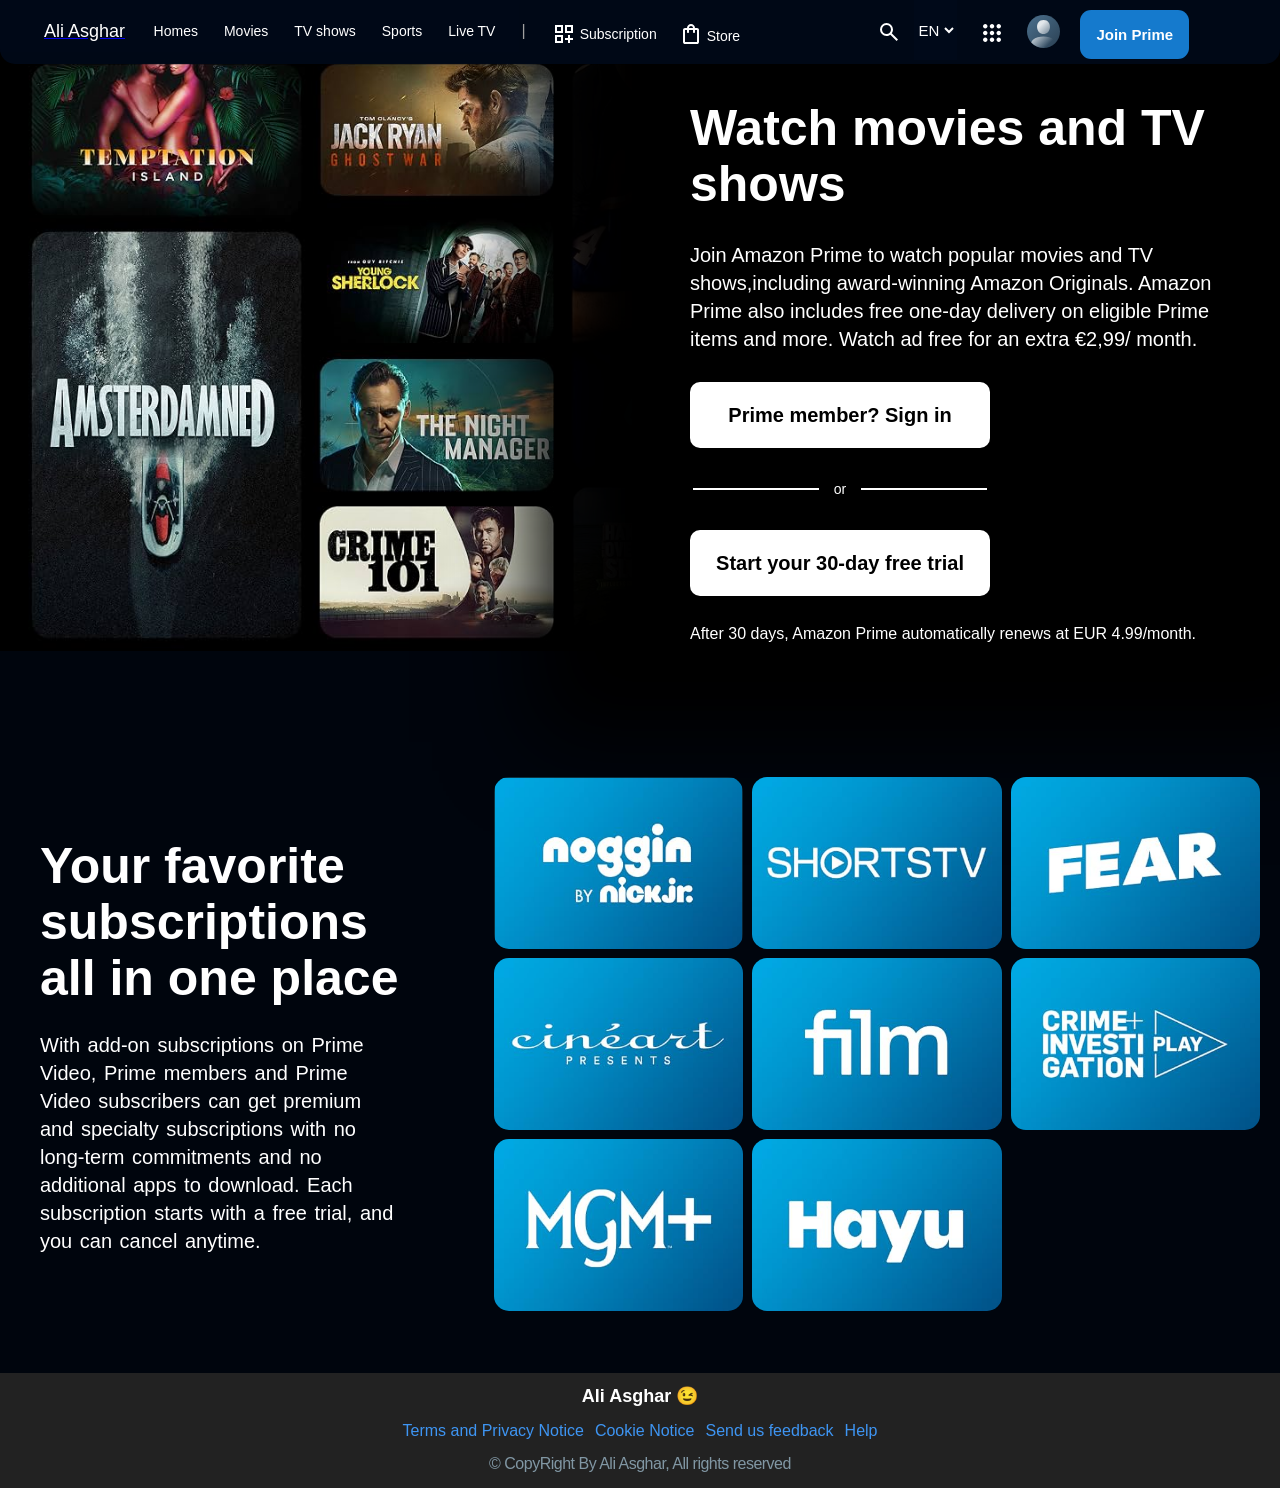
<file: index.html>
<!DOCTYPE html>
<html lang="en">

<head>
    <meta charset="UTF-8">
    <meta name="viewport" content="width=device-width, initial-scale=1.0">
    <title>Welcome to Prime Video</title>
    <link rel="stylesheet" href="prime.clone.css">
    <link rel="icon" href="prime.pfp.png" type="image/x-icon">
    <!-- <link rel="shortcut icon" href="prime.favicon.png" type="image/x-icon"> -->
</head>

<body>
    <header>
        <nav>
            <div class="nav-first">
                <a class="introname" href="#">
                    <p>Ali Asghar </p>
                </a>
                <input type="checkbox" id="openSidebarMenu">
                <label for="openSidebarMenu" class="sidebarIconToggle">
                    <div class="spinner top"></div>
                    <div class="spinner middle"></div>
                    <div class="spinner bottom"></div>
                </label>
                <ul class="nav-main">
                    <!-- <div class="menudiv"><svg class="menu" xmlns="http://www.w3.org/2000/svg" height="24px" viewBox="0 -960 960 960" width="24px" fill="#FFFFFF"><path d="M120-680v-80h720v80H120Zm0 480v-80h720v80H120Zm0-240v-80h720v80H120Z"/></svg></div> -->
                    <li class="nav-first-icons"><a href="#">Homes</a></li>
                    <li class="nav-first-icons"><a href="#">Movies</a></li>
                    <li class="nav-first-icons"><a href="#">TV shows</a></li>
                    <li class="nav-first-icons"><a href="#">Sports</a></li>
                    <li class="nav-first-icons"><a href="#">Live TV</a></li>
                    <li class="imp-line nav-first-icons">|</li>
                    <li class="nav-first-icons storee-remove"><svg xmlns="http://www.w3.org/2000/svg" height="24px"
                            viewBox="0 -960 960 960" width="24px" fill="#ffffff">
                            <path
                                d="M120-840h320v320H120v-320Zm80 80v160-160Zm320-80h320v320H520v-320Zm80 80v160-160ZM120-440h320v320H120v-320Zm80 80v160-160Zm440-80h80v120h120v80H720v120h-80v-120H520v-80h120v-120Zm-40-320v160h160v-160H600Zm-400 0v160h160v-160H200Zm0 400v160h160v-160H200Z" />
                        </svg><a href="#"><span class="store">Subscription</span></a></li>
                    <li class="nav-first-icons storee-remove"><svg xmlns="http://www.w3.org/2000/svg" height="24px"
                            viewBox="0 -960 960 960" width="24px" fill="#ffffff">
                            <path
                                d="M240-80q-33 0-56.5-23.5T160-160v-480q0-33 23.5-56.5T240-720h80q0-66 47-113t113-47q66 0 113 47t47 113h80q33 0 56.5 23.5T800-640v480q0 33-23.5 56.5T720-80H240Zm0-80h480v-480h-80v80q0 17-11.5 28.5T600-520q-17 0-28.5-11.5T560-560v-80H400v80q0 17-11.5 28.5T360-520q-17 0-28.5-11.5T320-560v-80h-80v480Zm160-560h160q0-33-23.5-56.5T480-800q-33 0-56.5 23.5T400-720ZM240-160v-480 480Z" />
                        </svg><a href="#"><span class="storee">Store</span></a></li>
                </ul>
            </div>
            <!-- <div class=""></div> -->
            <div class="nav-second">
                <svg class="svgsize search hoversvg" xmlns="http://www.w3.org/2000/svg" height="24px"
                    viewBox="0 -960 960 960" width="24px" fill="#FFFFFF">
                    <path
                        d="M784-120 532-372q-30 24-69 38t-83 14q-109 0-184.5-75.5T120-580q0-109 75.5-184.5T380-840q109 0 184.5 75.5T640-580q0 44-14 83t-38 69l252 252-56 56ZM380-400q75 0 127.5-52.5T560-580q0-75-52.5-127.5T380-760q-75 0-127.5 52.5T200-580q0 75 52.5 127.5T380-400Z" />
                </svg>
                <select class="svgsize select-nav hoversvg" name="EN" id="select-lang">
                    <option value="EN">EN</option>
                </select>
                <svg class="svgsize apps hoversvg" xmlns="http://www.w3.org/2000/svg" height="30px"
                    viewBox="0 -960 960 960" width="30px" fill="#FFFFFF">
                    <path
                        d="M213-213.21q-21-21.21-21-51T213.21-315q21.21-21 51-21T315-314.79q21 21.21 21 51T314.79-213q-21.21 21-51 21T213-213.21Zm216 0q-21-21.21-21-51T429.21-315q21.21-21 51-21T531-314.79q21 21.21 21 51T530.79-213q-21.21 21-51 21T429-213.21Zm216 0q-21-21.21-21-51T645.21-315q21.21-21 51-21T747-314.79q21 21.21 21 51T746.79-213q-21.21 21-51 21T645-213.21Zm-432-216q-21-21.21-21-51T213.21-531q21.21-21 51-21T315-530.79q21 21.21 21 51T314.79-429q-21.21 21-51 21T213-429.21Zm216 0q-21-21.21-21-51T429.21-531q21.21-21 51-21T531-530.79q21 21.21 21 51T530.79-429q-21.21 21-51 21T429-429.21Zm216 0q-21-21.21-21-51T645.21-531q21.21-21 51-21T747-530.79q21 21.21 21 51T746.79-429q-21.21 21-51 21T645-429.21Zm-432-216q-21-21.21-21-51T213.21-747q21.21-21 51-21T315-746.79q21 21.21 21 51T314.79-645q-21.21 21-51 21T213-645.21Zm216 0q-21-21.21-21-51T429.21-747q21.21-21 51-21T531-746.79q21 21.21 21 51T530.79-645q-21.21 21-51 21T429-645.21Zm216 0q-21-21.21-21-51T645.21-747q21.21-21 51-21T747-746.79q21 21.21 21 51T746.79-645q-21.21 21-51 21T645-645.21Z" />
                </svg>
                <img class="svgsize signup-profile" src="profile.image.svg" alt="">
                <button class="button-top" type="button">Join Prime</button>

            </div>
        </nav>
    </header>

    <!-- Section 1 Started -->

    <section class="section-1">
        <div class="rightintro"><img src="background-image.jpg" alt=""></div>

        <div class="leftintro">
            <h1 class="introgap">Watch movies and TV shows</h1>
            <p class="introp introgap">Join Amazon Prime to watch popular movies and TV shows,including award-winning
                Amazon
                Originals. Amazon
                Prime also includes free one-day delivery on eligible Prime items and more.
                Watch ad free for an extra €2,99/ month.</p>
            <button class="or-width introgap">Prime member? Sign in</button>
            <div class="or-width or introgap">
                <span class="rightspan"></span>
                <p class="mainor">or</p>
                <span class="leftspan"></span>
            </div>
            <button class="or-width introgap">Start your 30-day free trial</button>
            <p class="introgap">After 30 days, Amazon Prime automatically renews at EUR 4.99/month.</p>
        </div>
    </section>

    <!-- Section 2 Started -->

    <section class="section-2">
        <div class="textarea-1">
            <h1 class="middle-h">Your favorite subscriptions all in one place</h1>
            <p class="middle-p">With add-on subscriptions on Prime Video, Prime members and Prime Video subscribers
                can get premium and specialty subscriptions with no long-term commitments and no additional
                apps to download. Each subscription starts with a free trial, and you can cancel anytime.</p>
        </div>

        <div class="grid-column">
            <div class="textarea-2">
                <div><a href="#"><img class="grids" src="grid0.jpg" alt=""></a></div>
                <div><a href="#"><img class="grids" src="grid1.jpg" alt=""></a></div>
                <div><a href="#"><img class="grids" src="grid2.jpg" alt=""></a></div>
                <div><a href="#"><img class="grids" src="grid3.jpg" alt=""></a></div>
                <div><a href="#"><img class="grids" src="grid4.jpg" alt=""></a></div>
                <div><a href="#"><img class="grids" src="grid5.jpg" alt=""></a></div>
                <div><a href="#"><img class="grids" src="grid6.jpg" alt=""></a></div>
                <div><a href="#"><img class="grids" src="grid7.jpg" alt=""></a></div>
            </div>
        </div>
    </section>

    <!-- Section 3 Started -->

    <!-- <section class="section-3">
        <div class="store-combine">
            <div class="right-column-store"><img class="right-column-store" src="second-bg.jpg" alt=""></div>
            <div class="left-column-store">
                <h1>Prime Video Store</h1>
                <p>Even more movies, now available to rent or buy—no Prime <br> membership required</p>
                <button class="storebtn">Rent or buy movies</button>
            </div>
        </div>
    </section> -->

    <!-- Section 4 Started -->

    <!--<section class="section-4">
            <div class="download">
                <div class="right-download"><img class="right-column-store" src="third-bg.jpg" alt=""></div>
                <div class="left-download">
                    <h1>Download and go</h1>
                    <p class="firstp">Watch offline on the Prime Video app when you download titles <br> to your iPhone, iPad, Tablet, or Android device</p>
                    <button class="downloadbtn">Start your 30-day free trial*</button>
                    <p class="secondp">*After 30 days, Amazon Prime automatically renews at EUR 4.99/month. Cancel anytime.</p>
                </div>
            </div>           
        </section>

        <section class="second-5">
            <div class="trios">

                <div class="firstcolumn">
                    <img class="one" src="trio.png" alt="">
                    <h1>Watch anywhere</h1>
                    <p>Enjoy from the web or with the Prime Video app on your phone, tablet, or select Smart TVs — on up to 3 devices at once.</p>
                </div>
                <div class="secondcolumn">
                    <img class="two" src="trio1.png" alt="">
                    <h1>X-Ray for more</h1>
                    <p>Use X-Ray for Movies and TV to identify actors and songs, explore actor bios, view trivia, and more.</p>
                </div>
                <div class="thirdcolumn">
                    <img class="three" src="trio2.png" alt="">
                    <h1>Data saver</h1>
                    <p>Control data usage while downloading and watching videos on select phones or tablets.</p>
                </div>

            </div>
        </section>-->


    <footer>
        <div class="footergrid">
            <div class="footlogo">Ali Asghar 😉</div>
            <div class="linksfoot">
                <ul>
                    <li><a href="#">Terms and Privacy Notice</a></li>
                    <li><a href="#">Cookie Notice</a></li>
                    <li><a href="#">Send us feedback</a></li>
                    <li><a href="#">Help</a></li>
                </ul>
            </div>
            <div class="copyrightfoot"><span>© CopyRight By Ali Asghar, All rights reserved</span></div>
        </div>
    </footer>
</body>

</html>
</file>
<file: prime.clone.css>
@import url('https://fonts.googleapis.com/css2?family=Poppins:ital,wght@0,100;0,200;0,300;0,400;0,500;0,600;0,700;0,800;0,900;1,100;1,200;1,300;1,400;1,500;1,600;1,700;1,800;1,900&display=swap');

* {
    margin: 0;
    padding: 0;
    box-sizing: border-box;
    font-family: "Amazon Ember", "Amazon Arabic Ember", Arial, sans-serif;
}

body {
    background-color: #00050d;
}

/* Navigation Bar */

nav {
    background-color: #000a1ae0;
    display: flex;
    gap: 20px;
    height: 64px;
    position: fixed;
    z-index: 12;
    width: 100%;
    border-radius: 0px 0px 15px 15px;
    flex-direction: row;
    justify-content: space-between;
}



.menu {
    display: none;
}

#openSidebarMenu {
    display: none;
}

.nav-first ul li a {
    color: #ffffff;
    text-decoration: none;
    font-size: 14px;
}

.imp-line {
    color: #a0a0a0;
    size: 5px;
}

.subscription {
    margin-bottom: 2px;
}

.nav-main {
    margin-left: 12vw;
    display: flex;
    color: white;
    gap: 26px;
    list-style: none;
    margin-top: 17px;
    font-family: "Amazon Ember", "Amazon Arabic Ember", Arial, sans-serif;
    font-weight: 500;
    font-style: normal;
}

.nav-first a p {
    font-size: 18px;
    color: #FFFFFF;
    margin-top: -16px;
    margin-right: 578px;
    position: relative;
    top: 37px;
    width: 85px;
    left: 44px;
    text-decoration: none;
}

.store {
    position: relative;
    bottom: 7px;
    left: 4px;
    color: white;
}

.storee {
    color: white;
    position: relative;
    bottom: 5px;
    left: 4px;
}

.search {
    position: relative;
    bottom: -20px;
    left: 7px;

}

.search:hover {
    border-color: white;
    border: solid 3px white;
    cursor: pointer;
    border-radius: 15px;
    background-size: 25px;
    background-color: #ffffff;
    color: black;

}

.hoversvg:hover {
    fill: #000;
}

.apps:hover {
    border-color: white;
    border: solid 3px white;
    cursor: pointer;
    border-radius: 15px;
    background-size: 25px;
    background-color: #ffffff;
    color: black;

}

.select-nav:hover {
    border-color: white;
    border: solid 3px white;
    cursor: pointer;
    border-radius: 60px;
    background-size: 10px;
    background-color: #ffffff;
    color: black;

}

.button-top {
    padding: 1px 16px;
    margin-top: 15px;
    border-radius: 11px;
    background-color: rgb(21, 122, 205);
    font-size: 15px;
    color: rgb(255, 255, 255);
    border-style: hidden;
    font-weight: 600;
    position: relative;
    bottom: 5px;
    cursor: pointer;
}

.button-top:hover {
    background-color: #1A98FF;
    transition: 0.4s;
    box-shadow: 1px 1px 10px #1A98FF;
}

.apps {
    margin-top: 18px;
}

.prime-navigation-logo {
    width: 85px;
    height: 15.59px;
    position: absolute;
    top: 21px;
    left: 3.1vw;
}


.select-nav {
    width: 43.03px;
    height: 60px;
    background-color: #000a1ae0;
    color: white;
    border: none;
    font-size: 15px;
    font-weight: 500;
}

.signup-profile {
    width: 33px;
    height: 33px;
    position: relative;
    top: 15px;
}

.signup-profile:hover {
    border: solid 5px white;
    border-radius: 20px;
}

.nav-second {
    display: flex;
    gap: 20px;
    width: 32%;
}

.background-element1 {
    width: 100%;
    height: 675px;
    z-index: 10;
}

/* Section-1 */

.section-1 {
    max-width: 100%;
    display: flex;
    flex-direction: row;
    justify-content: space-between;
}

.rightintro {
    max-width: 50%;
}

.rightintro img {
    max-width: 120%;
    margin-top: 52px;
}

.leftintro {
    display: flex;
    flex-direction: column;
    gap: 29px;
    max-width: 50%;
    color: #ffffff;
    padding-top: 100px;
    background-color: black;
    padding-left: 50px;
    padding-right: 50px;
    box-shadow: -20px -1px 82px 88px black;
}

.leftintro h1 {
    font-size: 50px;
    line-height: 56px;
    font-weight: 700;
}

.leftintro button {
    background-color: #FFFFFF;
    padding: 21.5px 15px;
    border-radius: 10px;
    border-style: hidden;
    width: 300px;
    font-size: 20px;
    font-weight: 600;
    cursor: pointer;
}

.leftintro button:hover {
    transition: 0.2s;

}

.leftintro span {
    display: block;
    width: 40px;
    height: 2px;
    background-color: #FFFFFF;
}

.or {
    display: flex;
    align-items: center;
    justify-content: center;
    gap: 12px;
    margin-bottom: 0px;
    width: 300px;
}

.or span {
    margin: 11px auto;
    width: 42%;
    border-bottom: 1px solid currentColor;
    float: left;
}

.mainor {
    font-size: 14px;
    line-height: 20px;
    color: white;
    z-index: 50;
}

.introp {
    font-size: 20px;
    line-height: 28px;
}

/* Section-2 */

.section-2 {
    display: flex;
    flex-direction: row;
    justify-content: space-around;
    padding-top: 124px;
    gap: 38px;
    /* margin-top: 52px; */
}

.textarea-1 {
    color: white;
    /* margin-left: 70px; */
    width: 50%;
    padding: 40px 40px;
    display: flex;
    flex-direction: column;
    justify-content: center;
    gap: 25px;
}

.middle-h {
    font-size: 50px;
    line-height: 56px;
    font-weight: 700;
    /* margin-bottom: 40px; */
}

.middle-p {
    font-size: 20px;
    line-height: 28px;
    font-weight: 400;
    word-spacing: 2px;
}

.grids {
    width: 100%;
    height: auto;
    border-radius: 15px;
    margin: -2px;
    border-style: none;
}

.grids:hover {
    box-shadow: 0px 1px 6px 4px rgba(170, 170, 170, 0.534);
}

.textarea-2 {
    display: grid;
    grid-template-columns: 1fr 1fr 1fr;
    /* margin-right: 43px; */
    grid-auto-flow: row;
    justify-items: center;
    gap: 9px;
    padding: 0 18px;
}

/* Section 3 Started */

.store-combine {
    display: flex;
    flex-direction: row-reverse;
    justify-content: flex-start;
    width: 100%;
}

.right-column-store {
    width: 50%;
}

.left-column-store {
    width: 50%;
    color: white;
    background-color: #000;
    z-index: 20;
    margin-left: 30px;
}

/*Section 4 Started

.right-download {
    width: 100%;
    position: absolute;
    top: 320vh;
}

.left-download{
    position: absolute;
    top: 431.5vh;
    display: block;
    background-color: #000;
    height: 633px;
    width: 677px;
    align-items: center;
    align-content: center;
    box-shadow: black 20px 0px 40px 23px;
}
.left-download h1{
    display: block;
    color: white;
    font-weight: 700;
    font-size: 50px;
    line-height: 56px;
    position: relative;
    left: 75px;
    bottom: 25vh;
} */

/* .firstp {
    color: white;
    display: block;
    font-weight: 400;
    font-size: 20px;
    line-height: 28px;
    position: relative;
    left: 75px;
    bottom: 18vh;
}

.secondp {
    color: white;
    display: block;
    font-weight: 400;
    font-size: 14px;
    line-height: 20px;
    position: relative;
    left: 75px;
    bottom: 3vh;
}


.downloadbtn {
    font-size: 20px;
    line-height: 23px;
    font-weight: 600;
    border-radius: 10px;
    padding: 19px 19px;
    border-style: none;
    background-color: #FFFFFF;
    position: relative;
    left: 75px;
    bottom: 10vh;
    cursor: pointer;
}

.download {
    position: relative;
    bottom: 93vh;
} */

/* .trios {
    display: flex;
    column-gap: 8.5vw;
    position: absolute;
    left: 7.5vw;
    top: 459vh;
    color: white;
    width: 1vw;
}

.firstcolumn h1{
    margin-bottom: 10vh;
    margin-top: 5.5vh;
    text-align: center;

}

.firstcolumn p{
    font-size: 16px;
    font-weight: bold;
    line-height: 25px;
    letter-spacing: 2px;
    z-index: 3;
    word-wrap: unset;
    word-spacing: 2px;
}
.secondcolumn h1{
    margin-bottom: 10vh;
    margin-top: 5.5vh;
    text-align: center;

} */

/* .secondcolumn p{
    font-size: 16px;
    font-weight: bold;
    line-height: 25px;
    letter-spacing: 2px;
    word-spacing: 2px;
    z-index: 3;
    word-wrap: unset;
}
.thirdcolumn h1{
    margin-bottom: 10vh;
    margin-top: 5.5vh;
    text-align: center;

}

.thirdcolumn p{
    font-size: 16px;
    font-weight: bold;
    line-height: 25px;
    letter-spacing: 2px;
    word-spacing: 2px;
    z-index: 3;
    word-wrap: unset;
}*/


/* Footer started */

footer {
    background-color: #222222;
}

.footergrid {
    display: flex;
    flex-direction: column;
    row-gap: 20px;
    color: white;
    flex-wrap: wrap;
    align-items: center;
    gap: 15px;
    padding-bottom: 15px;
    margin-top: 60px;
}

.footlogo {
    font-size: 18px;
    line-height: 22px;
    font-weight: bold;
    margin-top: 12px;
}

.linksfoot ul {
    display: flex;
    flex-direction: row;
    gap: 11px;
    list-style: none;
}

.linksfoot ul li a {
    color: #3E95F3;
    text-decoration: none;
}

.copyrightfoot span {
    color: #8197a4;
    letter-spacing: -0.5px;
}


@media (max-width: 1024px) {

    .menu {
        content-visibility: visible;
    }

    .nav-main {
        margin-left: 4vw;
        gap: 16px;
    }

    .nav-first a p {
        margin-right: 0;
        left: 12px;
        display: none;
    }

    .nav-second {
        width: 35%;
    }

    /* .store,
    .storee {
        display: none;
    } */

    .section-1 {
        flex-direction: row;
    }

    .rightintro,
    .leftintro {
        max-width: 100%;
        width: 100%;
    }

    .rightintro img {
        /* max-width: 127%; */
        margin-top: 64px;
        height: 80%;
        /* width: 102%; */
    }

    .leftintro {
        padding-top: 100px;
        /* margin: -24px; */
        margin-right: 0px;
        z-index: 2;
        /* margin-right: 107px; */
    }

    .leftintro h1 {
        font-size: 38px;
        line-height: 44px;
    }

    .introp {
        font-size: 17px;
        line-height: 24px;
    }

    .introp br {
        display: none;
    }

    .section-2 {
        flex-direction: row;
        align-items: center;
        padding-top: 60px;
        /* gap: 30px; */
    }

    .textarea-1 {
        margin-left: 0;
        padding: 0 24px;
        text-align: center;
    }

    .middle-h {
        font-size: 36px;
        line-height: 42px;
    }

    .middle-p {
        font-size: 20px;
    }

    .textarea-2 {
        grid-template-columns: 1fr 1fr;
        justify-content: center;
        padding: 0 16px;
    }

    .grids {
        width: 150.5px;
        height: auto;
        aspect-ratio: 190.5 / 131.44;
    }

    .or-width {
        width: 300px;
    }
}

@media (max-width: 768px) {

    nav {
        height: auto;
        flex-wrap: nowrap;
        padding: 2px 0px;
        margin-top: -13px;
        gap: 4px;
        z-index: 52;
    }

    .nav-main {
        height: 100%;
        position: fixed;
        left: 0;
        top: 0;
        margin-top: 0px;
        padding-top: 54px;
        border-radius: 0px 6px 6px 0px;
        background-color: #000b1cf5;
        transform: translateX(-482px);
        transition: transform 250ms ease-in-out;
    }

    #openSidebarMenu:checked~.nav-main {
        transform: translateX(0px);
    }

    .sidebarIconToggle {
        width: 22px;
        height: 22px;
        position: absolute;
        z-index: 21;
        top: 32px;
        left: 30px;
        cursor: pointer;
    }

    .sidebarIconToggle:hover {
        width: 24px;
        height: 24px;
    }

    .spinner {
        display: block;
        height: 2px;
        background-color: #FFFFFF;
        transition: all 0.3s;
    }

    .spinner.middle,
    .spinner.bottom {
        margin-top: 5px;
    }

    #openSidebarMenu:checked~.sidebarIconToggle>.spinner.top {
        opacity: 0;
    }

    #openSidebarMenu:checked~.sidebarIconToggle>.spinner.middle {
        transform: rotate(140deg);
        margin-top: 8px;
    }

    #openSidebarMenu:checked~.sidebarIconToggle>.spinner.bottom {
        transform: rotate(-137.5deg);
        margin-top: -1.9px;
    }



    .nav-main ul li {
        display: block;
        text-decoration: none;
        padding: 20px;
    }

    .nav-first-icons {

        padding: 22px 60px;

        /* display: block; */

    }

    .nav-first {
        width: 50%;
        justify-content: center;
        margin-top: 16px;
    }

    .nav-first ul li a {
        font-size: 17px;
    }

    .nav-main {
        margin-left: 0;
        /* gap: 10px; */
        flex-wrap: wrap;
        justify-content: center;
        width: 285px;
        display: block;
    }

    .imp-line {
        display: none;
    }

    .nav-second {
        width: 50%;
        justify-content: center;
        margin-top: 6px;
        gap: 12px;
        z-index: 0;
        margin-bottom: 1px;
    }

    .introname {
        display: none;
    }

    .button-top {
        margin-top: 13px;
        font-size: 13px;
        padding: 0px 17px;
        height: 47px;
    }


    .section-1 {
        margin-top: 13px;
        padding-top: 0px;
        display: flex;
        flex-direction: column-reverse;
    }

    .rightintro img {
        width: auto;
        height: 338px;
        display: none;
    }

    .leftintro h1 {
        font-size: 30px;
        line-height: 36px;
    }

    .leftintro p {
        font-size: 14px;
    }


    .leftintro {
        padding-left: 25px;
        padding-right: 25px;
        gap: 0px;
        width: 100%;
    }

    .introgap {
        margin: 10px 0px;
    }

    .leftintro button {
        width: auto;
        font-size: 14px;
        padding: 16px 0px;
        border-radius: 7px;
    }

    .or {
        width: auto;
        margin-bottom: auto;
    }

    .grids {
        width: 100%;
    }

    .section-2 {
        gap: 40px;
        display: flex;
        flex-direction: column;
    }

    .textarea-1 {
        margin: 0px 25px;
        margin-top: 54px;
        width: 100%;
        padding: 0 49px;
    }

    .textarea-2 {
        box-sizing: inherit;
        padding: unset;
        margin: unset;
        grid-template-columns: 1fr 1fr 1fr 1fr;
        padding: 0 20px 20px;
    }

    .textarea-2 div {
        margin-right: 0;
    }

    .middle-h {
        font-size: 30px;
        text-align: center;
        /* width: 100%; */
    }

    .middle-p {
        font-size: 13px;
        text-align: center;
        line-height: 17px;
    }

    .footergrid {
        text-align: center;
        font-size: 13px;
    }

    .linksfoot ul {
        flex-wrap: wrap;
        justify-content: center;
    }

    .svgsize {
        width: auto;
    }
}





@media (max-width: 480px) {

    nav {
        display: flex;
        flex-wrap: nowrap;
        gap: 25px;
        align-items: center;
        /* z-index: 60; */
        margin-bottom: 1px;
    }

    .nav-main {
        height: 100%;
        position: fixed;
        left: 0;
        top: 0;
        margin-top: 0px;
        padding-top: 54px;
        border-radius: 0px 6px 6px 0px;
        background-color: #000b1cf5;
        transform: translateX(-482px);
        transition: transform 250ms ease-in-out;
    }

    #openSidebarMenu:checked~.nav-main {
        transform: translateX(0px);
    }

    .sidebarIconToggle {
        width: 22px;
        height: 22px;
        position: absolute;
        z-index: 21;
        top: 32px;
        left: 30px;
        cursor: pointer;
    }

    .sidebarIconToggle:hover {
        width: 24px;
        height: 24px;
    }

    .spinner {
        display: block;
        height: 2px;
        background-color: #FFFFFF;
        transition: all 0.3s;
    }

    .spinner.middle,
    .spinner.bottom {
        margin-top: 5px;
    }

    #openSidebarMenu:checked~.sidebarIconToggle>.spinner.top {
        opacity: 0;
    }

    #openSidebarMenu:checked~.sidebarIconToggle>.spinner.middle {
        transform: rotate(140deg);
        margin-top: 8px;
    }

    #openSidebarMenu:checked~.sidebarIconToggle>.spinner.bottom {
        transform: rotate(-137.5deg);
        margin-top: -1.9px;
    }



    .nav-main ul li {
        display: block;
        text-decoration: none;
        padding: 20px;
    }

    .nav-first a p {
        font-size: 15px;
        top: 0;

        width: auto;
    }

    .nav-second {
        gap: 13px;
        width: 70%;
    }

    .nav-main {
        width: 250px;
        display: block;
        z-index: 20;
        flex-direction: row;
    }

    .menu {
        display: block;
    }

    .menudiv {
        margin-left: 25px;
        margin-bottom: 13px;
    }

    #openSidebarMenu {
        display: none;
    }


    .introname {
        display: none;
    }

    .nav-first ul li a {
        font-size: 14px;
    }

    .nav-first-icons {
        padding: 20px 60px;
    }

    .signup-profile {
        width: 26px;
        height: 26px;
    }

    .button-top {
        font-size: 11px;
        padding: 4px 26px;
        margin-right: 15px;
    }

    .select-nav {
        width: 30px;
        font-size: 12px;
    }

    .section-1 {
        margin-top: 2px;
        /* display: flex; */
    }

    .leftintro h1 {
        font-size: 24px;
        line-height: 30px;
    }

    .introp {
        font-size: 14px;
        line-height: 20px;
    }

    .leftintro button {
        padding: 14px 12px;
        font-size: 13px;
        width: auto;
    }

    .or {
        width: auto;
    }

    .middle-h {
        font-size: 26px;
        line-height: 32px;
    }

    .middle-p {
        font-size: 14px;
        line-height: 20px;
        margin: 0 -21px;
    }

    .textarea-2 {
        grid-template-columns: 1fr 1fr 1fr;
        gap: 2px;
        margin: 0 11px;
    }

    .grids {
        margin: 0 -1px;
        width: 100%;
        height: auto;
        padding: 0 2px;
    }

    .footlogo {
        font-size: 15px;
    }

    .linksfoot ul {
        gap: 8px;
        font-size: 13px;
    }
}
</file>
